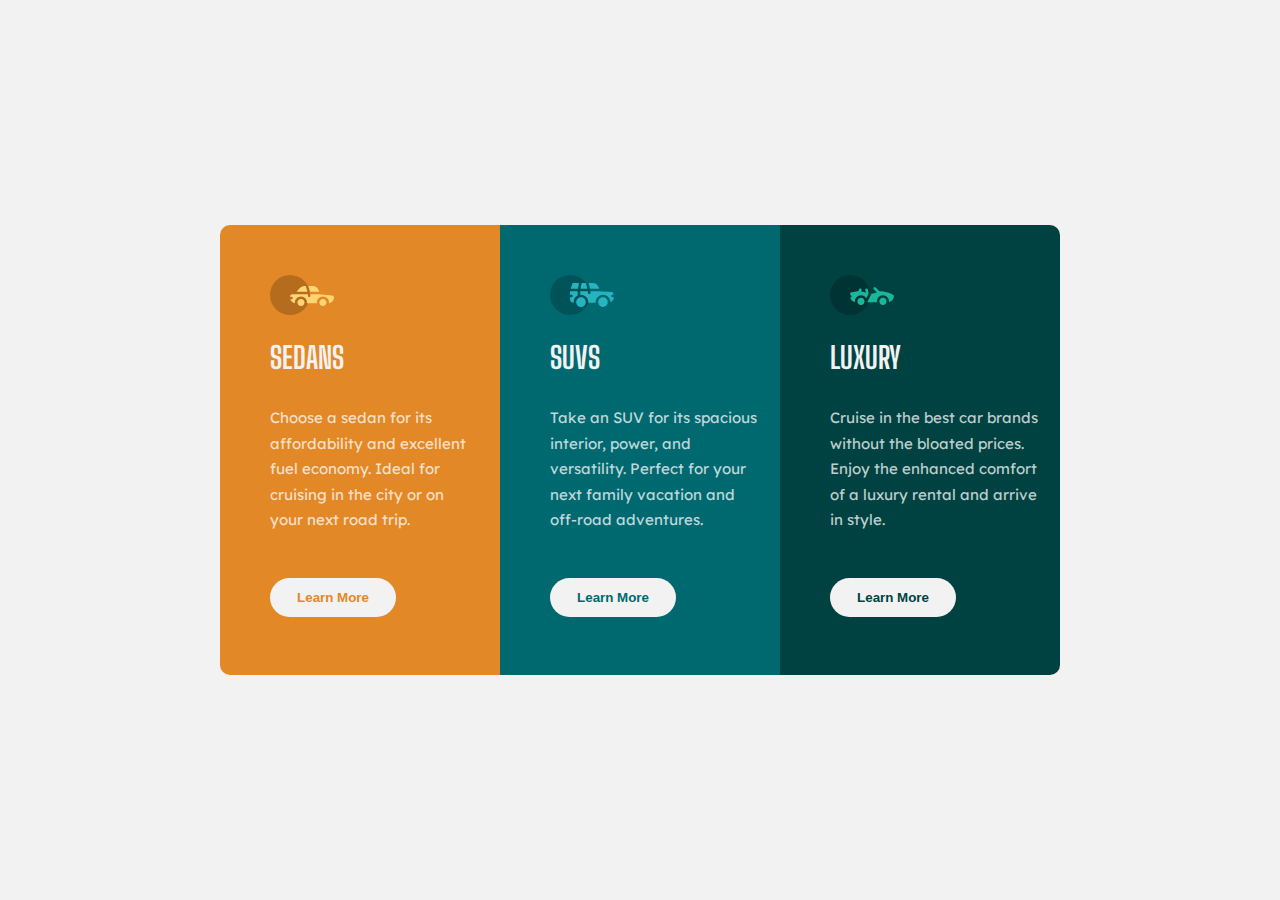
<file: 3-column preview card component challenge/index.html>
<!DOCTYPE html>
<html lang="en">
  <head>
    <meta charset="UTF-8" />
    <meta name="viewport" content="width=device-width, initial-scale=1.0" />
    <!-- displays site properly based on user's device -->

    <link
      rel="icon"
      type="image/png"
      sizes="32x32"
      href="./images/favicon-32x32.png"
    />
    <link rel="stylesheet" href="./style.css" />
    <title>Frontend Mentor | 3-column preview card component</title>

    <!-- Feel free to remove these styles or customise in your own stylesheet 👍 -->
    <style>
      .attribution {
        font-size: 11px;
        text-align: center;
      }
      .attribution a {
        color: hsl(228, 45%, 44%);
      }
    </style>
  </head>
  <body>
    <div class="body">
      <div class="conteiner">
        <div class="card sedans top">
          <div class="icon">
            <img src="./images/icon-sedans.svg" alt="" />
          </div>
          <div class="heading">
            <h1>Sedans</h1>
          </div>
          <div class="content">
            <p>
              Choose a sedan for its affordability and excellent fuel economy.
              Ideal for cruising in the city or on your next road trip.
            </p>
          </div>
          <div class="btn-sedan">
            <button>Learn More</button>
          </div>
        </div>
        <div class="card suvs middle">
          <div class="icon">
            <img src="./images/icon-suvs.svg" alt="" />
          </div>
          <div class="heading">
            <h1>SUVs</h1>
          </div>
          <div class="content">
            <p>
              Take an SUV for its spacious interior, power, and versatility.
              Perfect for your next family vacation and off-road adventures.
            </p>
          </div>
          <div class="btn-suvs">
            <button>Learn More</button>
          </div>
        </div>
        <div class="card luxury bottom">
          <div class="icon">
            <img src="./images/icon-luxury.svg" alt="" />
          </div>
          <div class="heading">
            <h1>Luxury</h1>
          </div>
          <div class="content">
            <p>
              Cruise in the best car brands without the bloated prices. Enjoy
              the enhanced comfort of a luxury rental and arrive in style.
            </p>
          </div>
          <div class="btn-luxury">
            <button>Learn More</button>
          </div>
        </div>
      </div>
      <!-- <div class="attribution">
        Challenge by
        <a href="https://www.frontendmentor.io?ref=challenge" target="_blank"
          >Frontend Mentor</a
        >. Coded by <a href="#">Your Name Here</a>.
      </div> -->
    </div>
  </body>
</html>
</file>
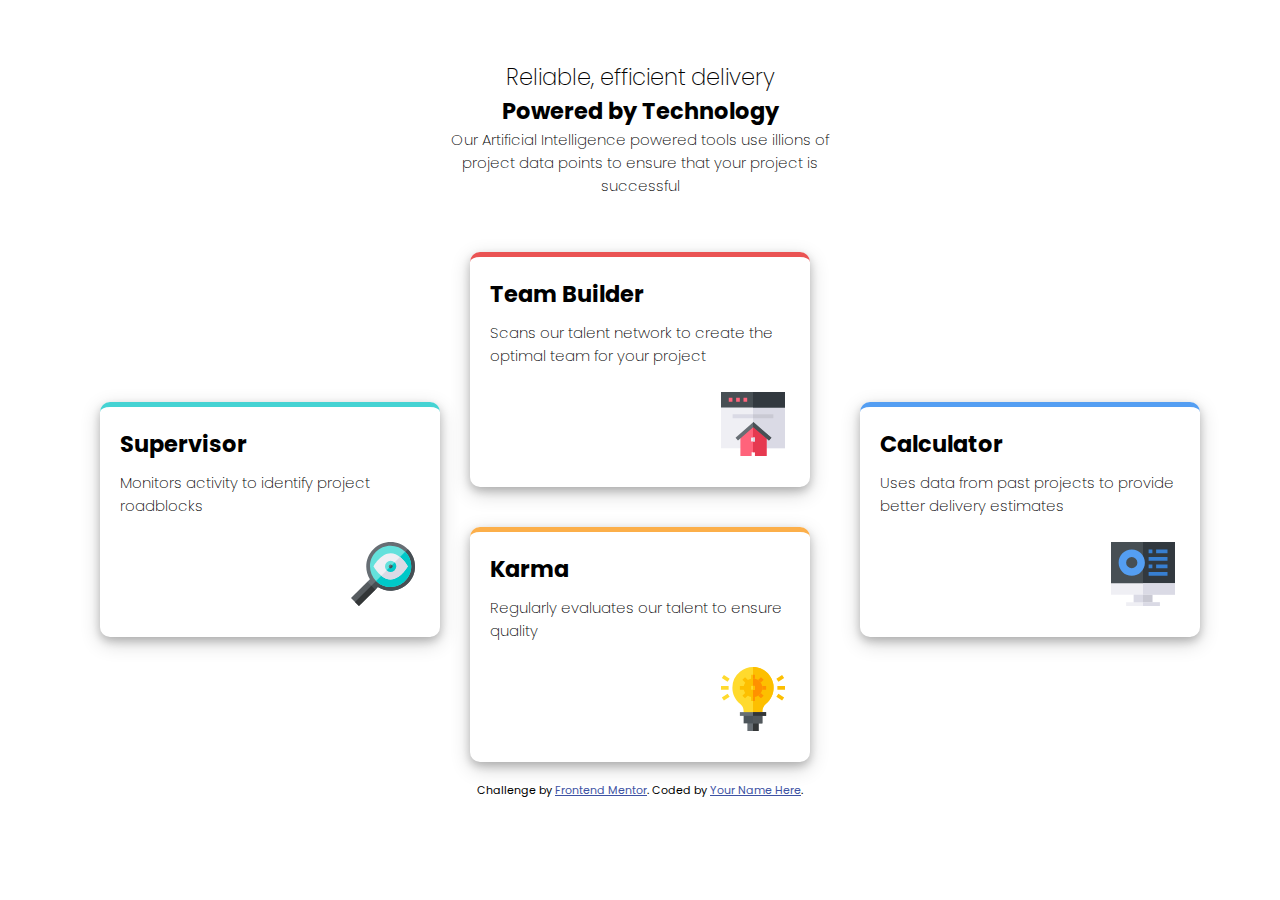
<file: four-card-feature-section-master/index.html>
<!DOCTYPE html>
<html lang="en">
<head>
  <meta charset="UTF-8">
  <meta name="viewport" content="width=device-width, initial-scale=1.0"> <!-- displays site properly based on user's device -->

  <link rel="icon" type="image/png" sizes="32x32" href="./images/favicon-32x32.png">
  <link rel="stylesheet" href="./style.css">
  <title>Frontend Mentor | Four card feature section</title>

  <!-- Feel free to remove these styles or customise in your own stylesheet 👍 -->
  <style>
    .attribution { font-size: 11px; text-align: center; }
    .attribution a { color: hsl(228, 45%, 44%); }
  </style>
</head>
<body>
  <div class="body">
    <div class="heading">
      <div class="h1">
        <h2> Reliable, efficient delivery</h2>
      <div class="bold">
        <h2 class="bold">Powered by Technology</h2>
      </div>
      </div>
      <div class="paragraph">
        <p>Our Artificial Intelligence powered tools use illions of project data points to ensure that your project is successful</p>
      </div>
    </div>
    <div class="cards">
      <div class="card card1">
        <h2>Supervisor</h2>
        <p>Monitors activity to identify project roadblocks</p>
        <div class="img">
          <img src="./images/icon-supervisor.svg" alt="">
        </div>
      </div>
      <div class="card card2">
        <h2>Team Builder</h2>
        <p>Scans our talent network to create the optimal team for your project</p>
        <div class="img">
          <img src="./images/icon-team-builder.svg" alt="">
        </div>
      </div>
      <div class="card card3">
        <h2>Karma</h2>
        <p>Regularly evaluates our talent to ensure quality</p>
        <div class="img">
          <img src="./images/icon-karma.svg" alt="">
        </div>
      </div>
      <div class="card card4">
        <h2>Calculator</h2>
        <p>Uses data from past projects to provide better delivery estimates</p>
        <div class="img">
          <img src="./images/icon-calculator.svg" alt="">
        </div>
      </div>
    </div>
  </div> 
  <footer>
    <p class="attribution">
      Challenge by <a href="https://www.frontendmentor.io?ref=challenge" target="_blank">Frontend Mentor</a>. 
      Coded by <a href="#">Your Name Here</a>.
    </p>
  </footer>
</body>
</html>
</file>
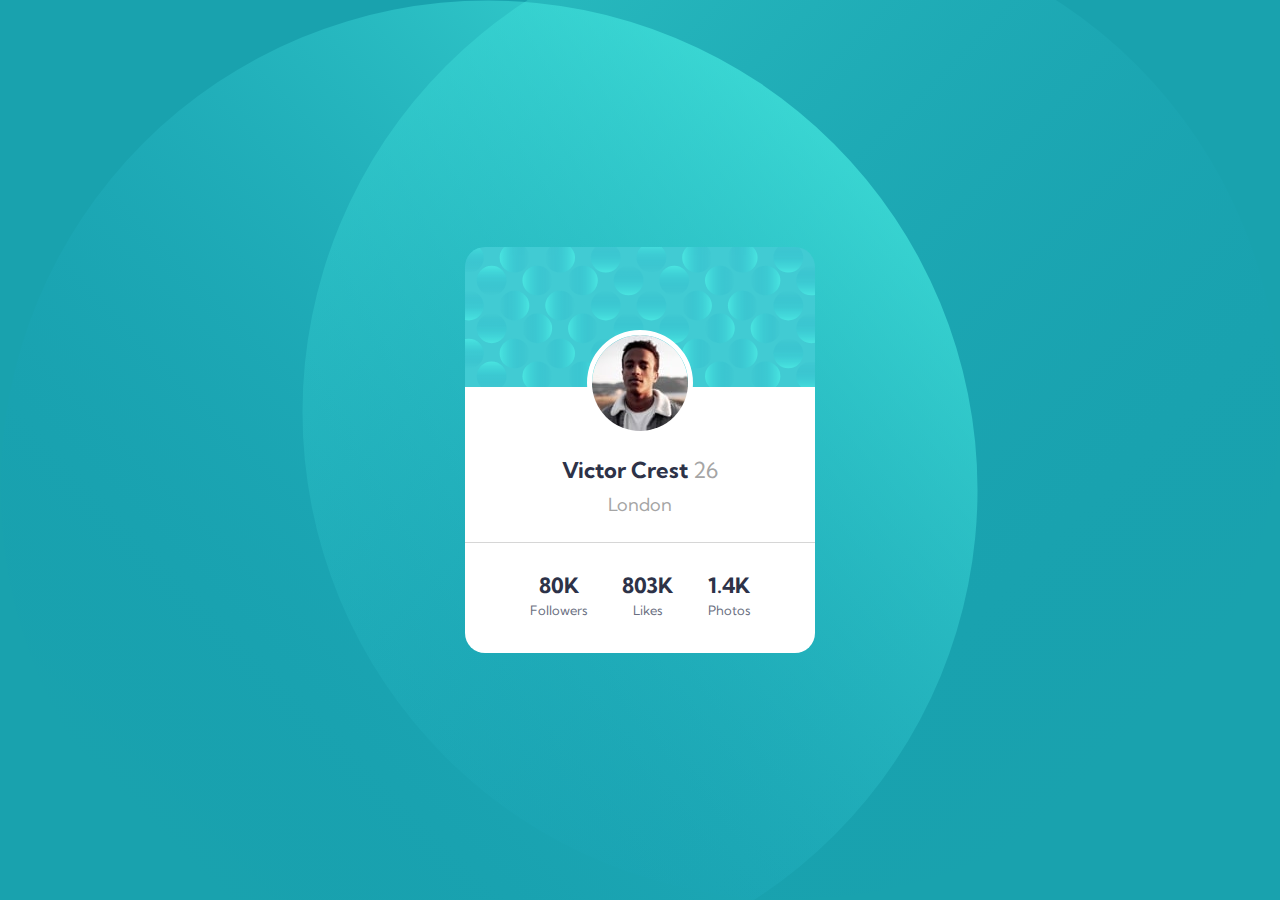
<file: profile-card-component-main/index.html>
<!DOCTYPE html>
<html lang="en">
  <head>
    <meta charset="UTF-8" />
    <meta name="viewport" content="width=device-width, initial-scale=1.0" />
    <!-- displays site properly based on user's device -->

    <link
      rel="icon"
      type="image/png"
      sizes="32x32"
      href="./images/favicon-32x32.png"
    />
    <link rel="stylesheet" href="./style.css" />
    <title>Frontend Mentor | Profile card component</title>

    <!-- Feel free to remove these styles or customise in your own stylesheet 👍 -->
    <style>
      .attribution {
        font-size: 11px;
        text-align: center;
      }
      .attribution a {
        color: hsl(228, 45%, 44%);
      }
    </style>
  </head>
  <body>
    <div class="body">
      <div class="card-conteiner">
        <div class="card-background">
          <img src="./images/bg-pattern-card.svg" alt="" />
        </div>
        <div class="card2">
          <div class="profile-picture">
            <img src="./images/image-victor.jpg" alt="" />
          </div>
          <div class="info">
            <p class="p1">Victor Crest <span>26</span></p>
            <p class="p2"><span>London</span></p>
          </div>
          <div class="stats-conteiner">
            <div class="stats">
              <h3>80K</h3>
              <p>Followers</p>
            </div>
            <div class="stats">
              <h3>803K</h3>
              <p>Likes</p>
            </div>
            <div class="stats">
              <h3>1.4K</h3>
              <p>Photos</p>
            </div>
          </div>
        </div>
      </div>
    </div>
    <!-- <div class="attribution">
    Challenge by <a href="https://www.frontendmentor.io?ref=challenge" target="_blank">Frontend Mentor</a>. 
    Coded by <a href="#">Your Name Here</a>.
  </div> -->
  </body>
</html>
</file>
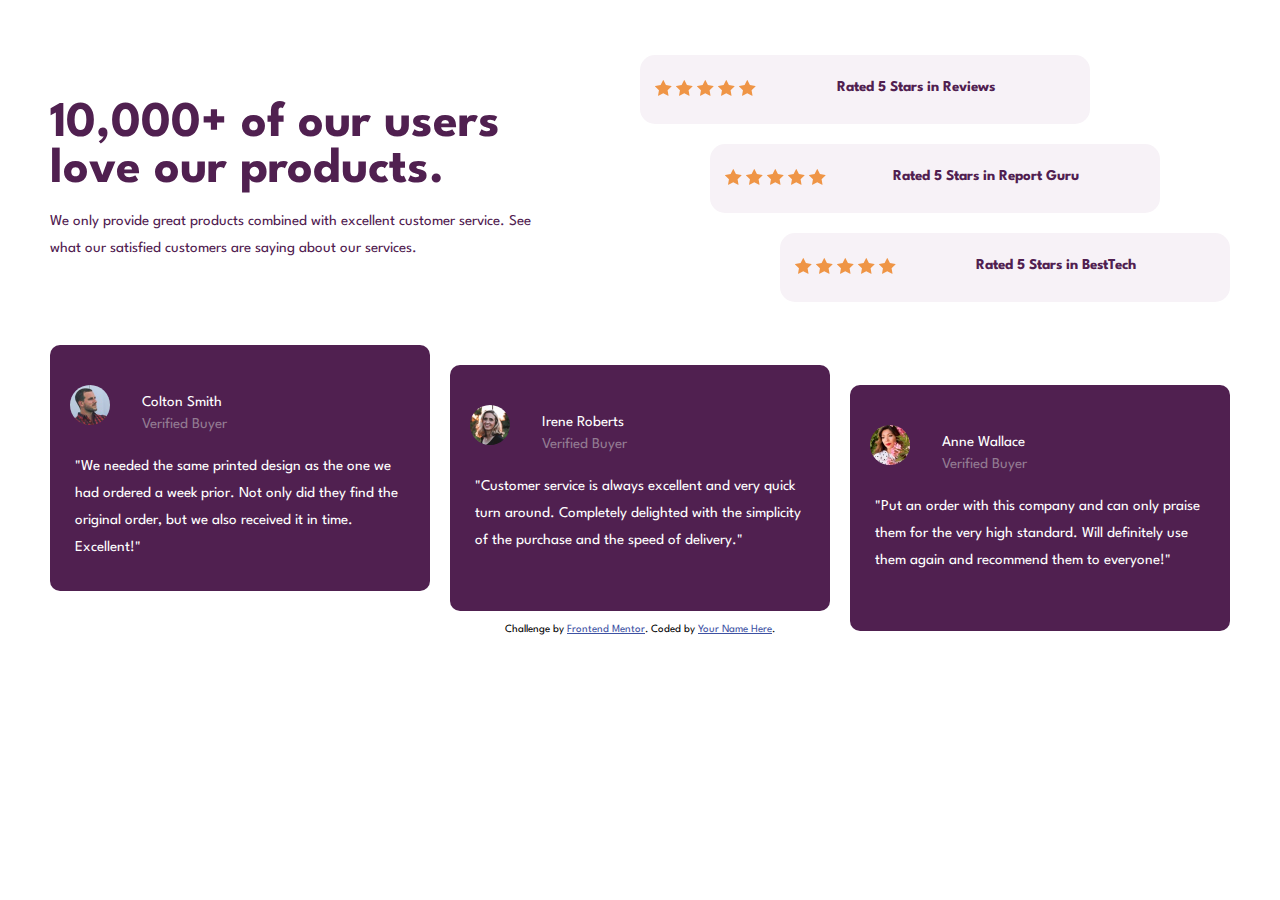
<file: social-proof-section-master/index.html>
<!DOCTYPE html>
<html lang="en">
  <head>
    <meta charset="UTF-8" />
    <meta name="viewport" content="width=device-width, initial-scale=1.0" />
    <!-- displays site properly based on user's device -->

    <link
      rel="icon"
      type="image/png"
      sizes="32x32"
      href="./images/favicon-32x32.png"
    />
    <link rel="stylesheet" href="./style.css" />

    <title>Frontend Mentor | Social proof section</title>

    <!-- Feel free to remove these styles or customise in your own stylesheet 👍 -->
    <style>
      .attribution {
        font-size: 11px;
        text-align: center;
      }
      .attribution a {
        color: hsl(228, 45%, 44%);
      }
    </style>
  </head>
  <body>
    <div class="body">
      <div class="container">
        <div class="Heading">
          <div class="title">
            <h1>10,000+ of our users love our products.</h1>
          </div>
          <div class="content">
            <p>
              We only provide great products combined with excellent customer
              service. See what our satisfied customers are saying about our
              services.
            </p>
          </div>
        </div>
        <div class="Rated">
          <div class="rated_card left">
            <div class="stars">
              <img src="./images/icon-star.svg" alt="stars" />
              <img src="./images/icon-star.svg" alt="stars" />
              <img src="./images/icon-star.svg" alt="stars" />
              <img src="./images/icon-star.svg" alt="stars" />
              <img src="./images/icon-star.svg" alt="stars" />
            </div>
            <div class="paragraph">
              <p>Rated 5 Stars in Reviews</p>
            </div>
          </div>
          <div class="rated_card center">
            <div class="stars">
              <img src="./images/icon-star.svg" alt="stars" />
              <img src="./images/icon-star.svg" alt="stars" />
              <img src="./images/icon-star.svg" alt="stars" />
              <img src="./images/icon-star.svg" alt="stars" />
              <img src="./images/icon-star.svg" alt="stars" />
            </div>
            <div class="paragraph">
              <p>Rated 5 Stars in Report Guru</p>
            </div>
          </div>
          <div class="rated_card right">
            <div class="stars">
              <img src="./images/icon-star.svg" alt="stars" />
              <img src="./images/icon-star.svg" alt="stars" />
              <img src="./images/icon-star.svg" alt="stars" />
              <img src="./images/icon-star.svg" alt="stars" />
              <img src="./images/icon-star.svg" alt="stars" />
            </div>
            <div class="paragraph">
              <p>Rated 5 Stars in BestTech</p>
            </div>
          </div>
        </div>
        <div class="Cards">
          <div class="card1 top">
            <div class="card_img">
              <img src="./images/image-colton.jpg" alt="" />
            </div>
            <div class="card_p1">
              <p>Colton Smith</p>
              <span>Verified Buyer</span>
            </div>
            <div class="card_content">
              <p>
                "We needed the same printed design as the one we had ordered a
                week prior. Not only did they find the original order, but we
                also received it in time. Excellent!"
              </p>
            </div>
          </div>
          <div class="card2 card1 middle">
            <div class="card_img">
              <img src="./images/image-irene.jpg" alt="" />
            </div>
            <div class="card_p1">
              <p>Irene Roberts</p>
              <span>Verified Buyer</span>
            </div>
            <div class="card_content">
              <p>
                "Customer service is always excellent and very quick turn
                around. Completely delighted with the simplicity of the purchase
                and the speed of delivery."
              </p>
            </div>
          </div>
          <div class="card3 card1 bottom">
            <div class="card_img">
              <img src="./images/image-anne.jpg" alt="" />
            </div>
            <div class="card_p1">
              <p>Anne Wallace</p>
              <span>Verified Buyer</span>
            </div>
            <div class="card_content">
              <p>
                "Put an order with this company and can only praise them for the
                very high standard. Will definitely use them again and recommend
                them to everyone!"
              </p>
            </div>
          </div>
        </div>
      </div>
    </div>
    <div class="attribution">
      Challenge by
      <a href="https://www.frontendmentor.io?ref=challenge" target="_blank"
        >Frontend Mentor</a
      >. Coded by <a href="#">Your Name Here</a>.
    </div>
  </body>
</html>
</file>
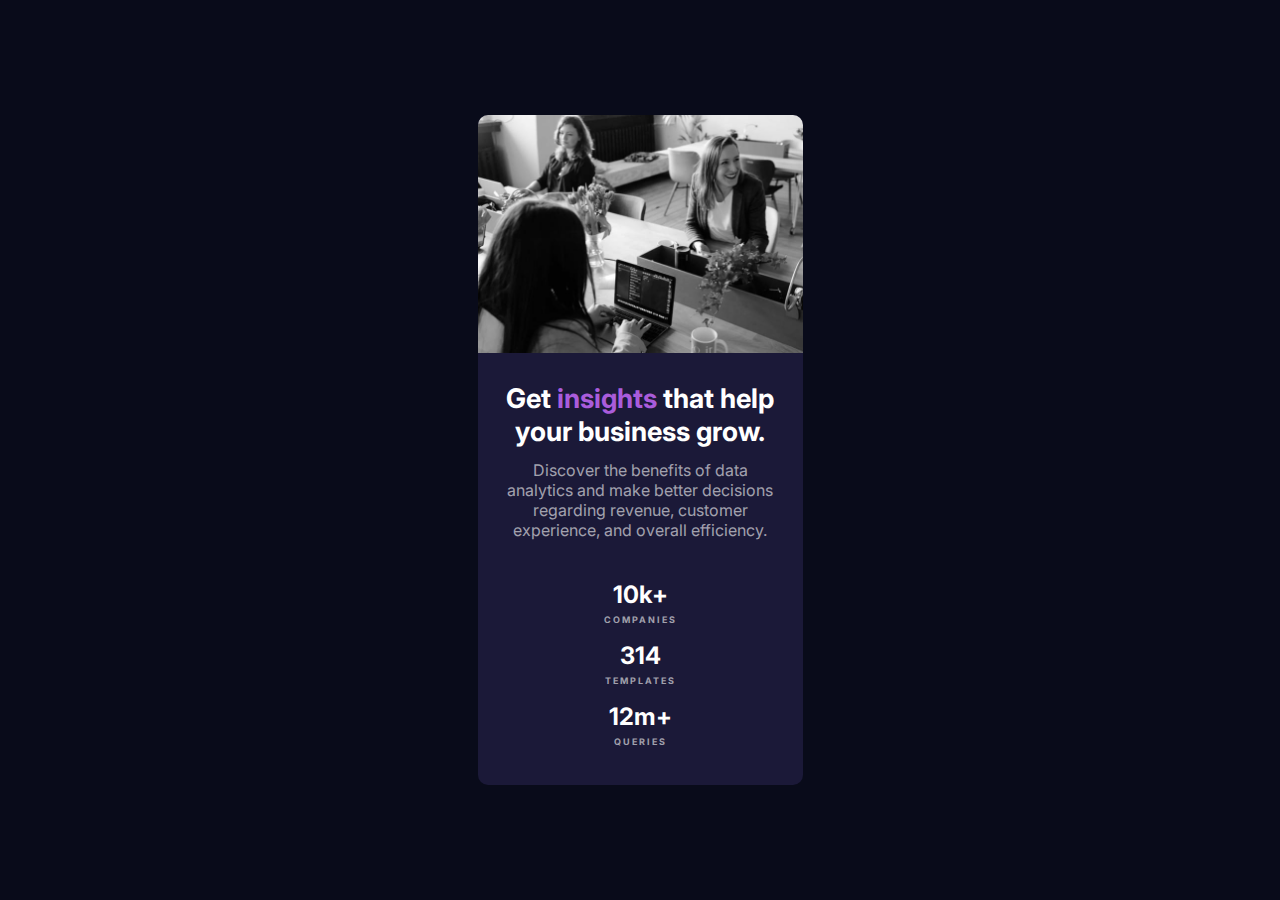
<file: Stats_preview_card_component/index.html>
<!DOCTYPE html>
<html lang="en">
<head>
  <meta charset="UTF-8">
  <meta name="viewport" content="width=device-width, initial-scale=1.0"> <!-- displays site properly based on user's device -->

  <link rel="icon" type="image/png" sizes="32x32" href="./images/favicon-32x32.png">
  <link rel="stylesheet" href="./style.css">
  
  <title>Frontend Mentor | Stats preview card component</title>

  <!-- Feel free to remove these styles or customise in your own stylesheet 👍 -->
  <!-- <style>
    .attribution { font-size: 11px; text-align: center; }
    .attribution a { color: hsl(228, 45%, 44%); }
  </style> -->
</head>
<body>
  <div class="background">
    <div class="card">
      <div class="card_img">
        <img src="./images/image-header-mobile.jpg" alt="">
      </div>
      <div class="content_conteiner">
        <div class="card_heading">
          <p>Get <span>insights</span> that help your business grow.</p>
        </div>
        <div class="card_content">
          <p>Discover the benefits of data analytics and make better decisions regarding revenue, customer 
            experience, and overall efficiency.</p>
        </div>
        <div class="numbers_conteiner">
          <div class="numbers_info">
            <h2>10k+</h2>
            <p>companies</p>
          </div>
          <div class="numbers_info">
            <h2>314</h2>
            <p>templates</p>
          </div>
          <div class="numbers_info">
            <h2>12m+</h2>
            <p>queries</p>
          </div>
        </div>
      </div>
      
    </div>



  </div>

  

  


  
  

  <!-- <div class="attribution">
    Challenge by <a href="https://www.frontendmentor.io?ref=challenge" target="_blank">Frontend Mentor</a>. 
    Coded by <a href="#">Your Name Here</a>.
  </div> -->
</body>
</html>
</file>
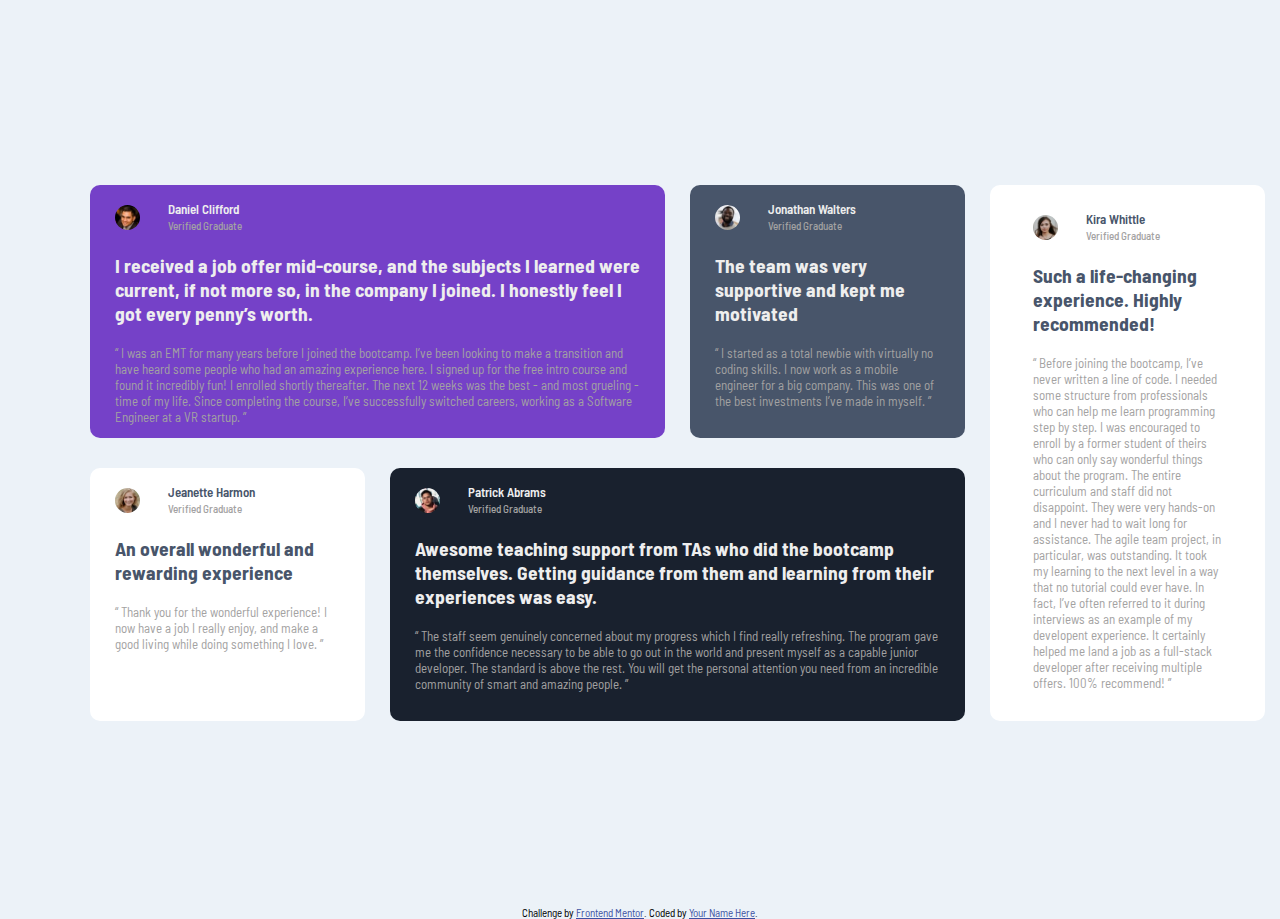
<file: testimonials-grid-section-main/index.html>
<!DOCTYPE html>
<html lang="en">
  <head>
    <meta charset="UTF-8" />
    <meta name="viewport" content="width=device-width, initial-scale=1.0" />
    <!-- displays site properly based on user's device -->

    <link
      rel="icon"
      type="image/png"
      sizes="32x32"
      href="./images/favicon-32x32.png"
    />
    <link rel="stylesheet" href="./style.css" />

    <title>Frontend Mentor | [Challenge Name Here]</title>

    <!-- Feel free to remove these styles or customise in your own stylesheet 👍 -->
    <style>
      .attribution {
        font-size: 11px;
        text-align: center;
      }
      .attribution a {
        color: hsl(228, 45%, 44%);
      }
    </style>
  </head>
  <body>
    <div>
      <div class="conteiner">
        <div class="card card1">
          <div class="img">
            <img src="./images/image-daniel.jpg" alt="" />
          </div>
          <div class="name">
            <p>Daniel Clifford</p>
            <span>Verified Graduate</span>
          </div>
          <div class="heading">
            <h2>
              I received a job offer mid-course, and the subjects I learned were
              current, if not more so, in the company I joined. I honestly feel
              I got every penny’s worth.
            </h2>
          </div>
          <div class="paragraph">
            <p>
              “ I was an EMT for many years before I joined the bootcamp. I’ve
              been looking to make a transition and have heard some people who
              had an amazing experience here. I signed up for the free intro
              course and found it incredibly fun! I enrolled shortly thereafter.
              The next 12 weeks was the best - and most grueling - time of my
              life. Since completing the course, I’ve successfully switched
              careers, working as a Software Engineer at a VR startup. ”
            </p>
          </div>
        </div>
        <div class="card card2">
          <div class="img">
            <img src="./images/image-jonathan.jpg" alt="" />
          </div>
          <div class="name">
            <p>Jonathan Walters</p>
            <span>Verified Graduate</span>
          </div>
          <div class="heading">
            <h2>The team was very supportive and kept me motivated</h2>
          </div>
          <div class="paragraph">
            <p>
              “ I started as a total newbie with virtually no coding skills. I
              now work as a mobile engineer for a big company. This was one of
              the best investments I’ve made in myself. ”
            </p>
          </div>
        </div>
        <div class="card card3">
          <div class="img">
            <img src="./images/image-jeanette.jpg" alt="" />
          </div>
          <div class="name">
            <p>Jeanette Harmon</p>
            <span>Verified Graduate</span>
          </div>
          <div class="heading">
            <h2>An overall wonderful and rewarding experience</h2>
          </div>
          <div class="paragraph">
            <p>
              “ Thank you for the wonderful experience! I now have a job I
              really enjoy, and make a good living while doing something I love.
              ”
            </p>
          </div>
        </div>
        <div class="card card4">
          <div class="img">
            <img src="./images/image-patrick.jpg" alt="" />
          </div>
          <div class="name">
            <p>Patrick Abrams</p>
            <span>Verified Graduate</span>
          </div>
          <div class="heading">
            <h2>
              Awesome teaching support from TAs who did the bootcamp themselves.
              Getting guidance from them and learning from their experiences was
              easy.
            </h2>
          </div>
          <div class="paragraph">
            <p>
              “ The staff seem genuinely concerned about my progress which I
              find really refreshing. The program gave me the confidence
              necessary to be able to go out in the world and present myself as
              a capable junior developer. The standard is above the rest. You
              will get the personal attention you need from an incredible
              community of smart and amazing people. ”
            </p>
          </div>
        </div>
        <div class="card card5">
          <div class="img">
            <img src="./images/image-kira.jpg" alt="" />
          </div>
          <div class="name">
            <p>Kira Whittle</p>
            <span>Verified Graduate</span>
          </div>
          <div class="heading">
            <h2>Such a life-changing experience. Highly recommended!</h2>
          </div>
          <div class="paragraph">
            <p>
              “ Before joining the bootcamp, I’ve never written a line of code.
              I needed some structure from professionals who can help me learn
              programming step by step. I was encouraged to enroll by a former
              student of theirs who can only say wonderful things about the
              program. The entire curriculum and staff did not disappoint. They
              were very hands-on and I never had to wait long for assistance.
              The agile team project, in particular, was outstanding. It took my
              learning to the next level in a way that no tutorial could ever
              have. In fact, I’ve often referred to it during interviews as an
              example of my developent experience. It certainly helped me land a
              job as a full-stack developer after receiving multiple offers.
              100% recommend! ”
            </p>
          </div>
        </div>
      </div>
    </div>

    <div class="attribution">
      Challenge by
      <a href="https://www.frontendmentor.io?ref=challenge" target="_blank"
        >Frontend Mentor</a
      >. Coded by <a href="#">Your Name Here</a>.
    </div>
  </body>
</html>
</file>
<file: 3-column preview card component challenge/style.css>
@import url('https://fonts.googleapis.com/css2?family=Big+Shoulders+Display:wght@700&family=Lexend+Deca&display=swap');

*{
    margin: 0;
    padding: 0;
    box-sizing: border-box;
}
html{
    height: 100%;
}
body{
    height: 100%;
    background-color: hsl(0, 0%, 95%);
}
.body{
    height: 100%;
    font-family: "Lexend Deca";
    font-size: 15px;
    display: flex;
    flex-direction: column;
}
.conteiner{
    display: flex;
    flex-direction: column;
}
.card{
    max-width: 300px;
    padding: 35px;
}
.sedans{
    margin: 15px auto 0 auto;
    background-color: hsl(31, 77%, 52%);
}
.suvs{
    margin: 0 auto;
    background-color: hsl(184, 100%, 22%);
}
.luxury{
    margin: 0 auto;
    background-color: hsl(179, 100%, 13%);
}
.heading{
    /* border: 1px solid black; */
    color: hsl(0, 0%, 95%);
    padding: 20px 0 15px 0;
}
.content{
    /* border: 1px solid black; */
    color: hsla(1, 0%, 100%, 0.75);
    padding: 15px 0 20px;
}
.top{
    border-radius: 10px 10px 0 0 ;
}
.bottom{
    border-radius: 0 0 10px 10px;
}
button{
    border-radius: 25px;
    border: none;
    width: 60%;
    /* height: 15%; */
    background-color: hsl(0, 0%, 95%);
    text-align: center;
    padding: 12px;
    font-weight: bolder;
}
.btn-sedan button:hover{
    background-color: hsl(31, 77%, 52%);
    border: 1px solid white;
    color: white;
    cursor: pointer;
}
.btn-suvs button:hover{
    background-color: hsl(184, 100%, 22%);
    border: 1px solid white;
    color: white;
    cursor: pointer;
}
.btn-luxury button:hover{
    background-color: hsl(179, 100%, 13%);
    border: 1px solid white;
    color: white;
    cursor: pointer;
}
.btn-sedan button{
    color:hsl(31, 77%, 52%);
}
.btn-suvs button{
    color:hsl(184, 100%, 22%)
}
.btn-luxury button{
    color:hsl(179, 100%, 13%);
}
.card h1{
    font-family: "Big Shoulders Display";
    font-weight: 700;
    text-transform: uppercase;
}
.card p{
    font-family: "Lexend Deca";
    font-weight: 400;
    line-height: 1.7em;
}

@media screen and (min-width: 768px){
    .conteiner{
        flex-direction: row;
        justify-content: center;
        /* margin-top: 100px; */

    }
    .body{
        flex-direction: row;
        justify-content: center;
        align-items: center;
    }
    .card{
        height: 450px;
        width: 280px;
        margin: 0;
        padding: 50px 20px 50px 50px;
    }
    .top{
        border-radius: 10px 0 0 10px ;
    }
    .bottom{
        border-radius: 0 10px 10px 0;
    }
    .btn-luxury{
        margin: 25px 0 0 0;
    }
    .btn-sedan{
        margin: 25px 0 0 0;
    }
    .btn-suvs{
        margin: 25px 0 0 0;
    }
}

/* quitar height y poner espacio ddentro de las cajas que eso se va agrandando solo */
</file>
<file: four-card-feature-section-master/style.css>
@import url('https://fonts.googleapis.com/css2?family=Poppins:wght@200;400;600&display=swap');
*{
    margin: 0;
    padding: 0;
    box-sizing: border-box;
}
body{
    font-family: 'Poppins', sans-serif;
    font-size: 15px;
    /* background: linear-gradient(0deg, hsl(0, 0%, 98%), hsl(229, 6%, 66%) 80%) no-repeat; */
}
.heading{
    width: 85%;
    margin: auto;
    text-align: center;
    padding: 60px 0 35px 0;
}
.heading h2{
    font-weight: 200;
}
.bold h2{
    font-weight: bold;
}
.paragraph p{
    font-weight: 200;
}
.cards{
    /* width: 85%; */
    width: 330px;
    margin: auto;
}
.card{
    margin: 20px 0;
    box-shadow: 0 4px 8px 0 rgba(0, 0, 0, 0.2), 0 6px 20px 0 rgba(0, 0, 0, 0.19);
    /* primero horizontal(0), vertical(4), blur(8), spread(0) y color */
    border-radius: 10px;
}
.card h2{
    padding: 20px 20px 10px 20px;
}
.card p{
    padding: 0 20px;
    font-weight: 200;
}
.img{
    text-align: right;
}
.img img{
    padding: 25px
}
.card1{
    border-top: 5px solid hsl(180, 62%, 55%);
}
.card2{
    border-top: 5px solid hsl(0, 78%, 62%);
}
.card3{
    border-top: 5px solid hsl(34, 97%, 64%);
}
.card4{
    border-top: 5px solid hsl(212, 86%, 64%);
}
@media screen and (min-width: 768px){
    .cards {
        display: grid;
        grid-template-columns: 1fr 1fr 1fr;
        grid-template-rows: 1fr 1fr;
        width: 1100px;
        gap: 0px 40px;
        /* grid-auto-flow: row; */
        grid-template-areas:
          "card1 card2 card4"
          ". card3 .";
      }
      
      .card1 { 
          grid-area: card1;
          transform: translate(10px, 150px);
          /* primero el eje principal (column) y despues el decundario (row) */
      }
      
      .card2 {
          grid-area: card2;
      }
      
      .card4 {
          grid-area: card4;
          transform: translate(10px, 150px);
      }
      
      .card3 {
          grid-area: card3;
      }
      /* .paragraph{
          padding: 0 340px;
      } */

}

@media only screen and (min-width: 1100px){
    .paragraph{
          padding: 0 340px;
      }
}
</file>
<file: profile-card-component-main/style.css>
@import url('https://fonts.googleapis.com/css2?family=Kumbh+Sans:wght@400;700&display=swap');

*{
    margin: 0;
    padding: 0;
    box-sizing: border-box;
}
html{
    height: 100%;
}
body{
    font-family: "Kumbh Sans";
    font-size: 18px;
    height: 100%;
    display: flex;
    flex-direction: column;
    justify-content: center;
    text-align: center;
    background-image: url(./images/bg-pattern-top.svg), 
    url(./images/bg-pattern-bottom.svg);
    background-repeat: no-repeat, no-repeat;
    background-position: top left, bottom right;
    background-color: hsl(185, 75%, 39%);
}
.card-conteiner{
    display: inline-block;
    justify-content: center;
    /* border: 1px solid black; */
    border-radius: 20px;
    max-width: 400px;
}
.card-background{
    width: 350px;
    height: 140px;
}
.card-conteiner img{
    border-radius: 20px 20px 0 0;
}
.card2{
    background-color: white;
    border-radius: 0 0 20px 20px;
}

.profile-picture img{
    border: 5px solid white;
    border-radius: 55px;
    margin-top: -57px;
}
.info p{
    /* padding: 15px; */
    font-weight: 700;
    font-size: 22px;
    color: hsl(229, 23%, 23%);
}
.p1{
    padding: 15px 0 5px 0;
}
.p2{
    padding: 0 0 25px 0;
    border-bottom: 1px solid rgba(128, 128, 128, 0.322);
}
.p2 span{
    font-size: 18px;
}
span{
    font-weight: 400;
    color: rgb(165, 165, 165);
}
.stats-conteiner{
    display: flex;
    justify-content: space-evenly;
    padding: 30px;
    line-height: 25px;
}
.stats{
    /* border: 1px solid black; */
}
.stats p{
    font-size: 13px;
    /* padding: 5px 5px 20px 5px; */
    color: hsl(227, 10%, 46%);
}
h3{
    color: hsl(229, 23%, 23%);
}
</file>
<file: social-proof-section-master/style.css>
@import url('https://fonts.googleapis.com/css2?family=Spartan:wght@400;500;700&display=swap');

* {
    margin: 0;
    padding: 0;
    box-sizing: border-box;
}

body {
    font-family: "Spartan";
    font-size: 15px;
    height: 100%;
}
.Heading{
    margin-top: 40px;
}
.title{
    color: hsl(300, 43%, 22%);
    text-align: center;
    padding: 15px 50px;
}
.content{
    text-align: center;
    padding: 15px;
    line-height: 1.8em;
}
.content p{
    color: hsl(300, 43%, 22%);
}
.Rated{
    margin-bottom: 50px;
}
.rated_card{
    /* width: 95%; */
    width: 350px;
    text-align: center;
    margin: 15px auto;
    padding: 15px;
    background-color: hsl(300, 24%, 96%);
    border-radius: 15px;
    /* border: 1px solid black; */
}
.stars{
    padding-bottom: 12px;
}
.paragraph p{
    color: hsl(300, 43%, 22%);
    font-weight: 700;
}
.card1{
    background-color: hsl(300, 43%, 22%);
    color: hsl(0, 0%, 100%);
    width: 95%;
    /* width: 350px; */
    margin: 20px auto;
    border-radius: 10px;
}
.card_img{
    display: inline-block;
    padding: 40px 20px 25px 20px;
}
.card_img img{
    border-radius: 50%;
    height: 40px;
}
.card_p1{
    display: inline-block;
}
.card_p1 p, span{
    position: relative;
    top: 3px;
    padding: 8px;
}
.card_p1 span{
    color: hsl(303, 10%, 53%);
}
.card_content p{
    padding: 0 21px 30px 25px;
    line-height: 1.8em;
}

@media screen and (min-width: 768px){
    .container {
        display: grid;
        grid-template-columns: 1fr 1fr 1fr 1fr;
        grid-template-rows: 1fr 1fr;
        /* gap: 0px 0px; */
        grid-auto-flow: row;
        grid-template-areas:
            "Heading Heading Rated Rated"
            "Cards Cards Cards Cards";
        width: 1200px;
        align-items: center;
        margin: auto;
    }
    .Heading {
        grid-area: Heading;
    }
    .Rated {
        grid-area: Rated;
        margin-top: 45px;
        margin-bottom: 0;
        
    }
    .Cards {
        display: grid;
        grid-template-columns: 1fr 1fr 1fr;
        grid-template-rows: 1fr;
        /* gap: 0px 0px; */
        grid-auto-flow: row;
        grid-template-areas:
            "card1 card2 card3";
        grid-area: Cards;
    }
    .card1 {
        grid-area: card1;
    }
    .card2 {
        grid-area: card2;
    }
    .card3 {
        grid-area: card3;
    }
    .title{
        padding: 15px 95px 15px 10px;
    }
    .title h1{
        font-size: 50px;
        text-align: left;
    }
    .content{
        padding: 0px 90px 5px 10px;
    }
    .content p{
        text-align: left;
    }
    .rated_card{
        display: inline-block;
        width: 450px;
        padding: 25px 15px;
        margin: 10px 0;
    }
    .stars{
        float: left;
        padding: 0;
    }
    .center{
        position: relative;
        left: 70px;
    }
    .right{
        position: relative;
        left: 140px;
    }
    .middle{
        position: relative;
        top: 20px;
    }
    .bottom{
        position: relative;
        top: 40px;
    }

}
</file>
<file: Stats_preview_card_component/style.css>
@import url("https://fonts.googleapis.com/css2?family=Inter:wght@400;700&family=Lexend+Deca&display=swap");


*{
    margin: 0;
    padding: 0;
    box-sizing: border-box;
}

body{
    background-color: hsl(233, 47%, 7%);
    font-family: "Inter";
    color:hsl(0, 0%, 100%);
    display: flex;
    justify-content: center;
    align-items: center;
    min-height: 100vh;
    font-weight: 700;
}
.card{
    background-color: hsl(244, 38%, 16%);
    /* width: 90%; */
    max-width: 325px;
    border-radius: 10px;
    margin: 50px auto;
    /* display: flex; */
    /* flex-direction: column; */

}
.card_img{
    width: 100%;
    /* height: 250px; */
    margin: auto;
}
.card_img img{
    width: 100%;
    border-top-left-radius: 10px;
    border-top-right-radius: 10px;
}
.card_heading{
    padding: 25px 25px 10px 25px;
    text-align: center;
}
.card_heading p{
    font-family: "Inter";
    font-size: 27px;
    font-weight: 700;
}
span{
    color: hsl(277, 64%, 61%);
}
.card_content p{
    padding: 2px 25px;
    text-align: center;
    font-family: "Inter";
    color: hsla(0, 0%, 100%, 0.6);
    font-weight: 400;
}
.numbers_conteiner{
    display: flex;
    flex-direction: column;
    justify-content: center;
    padding: 30px;
}
.numbers_conteiner h2{
    padding: 0px 5px 5px 5px;
    text-align: center;
}
.numbers_conteiner p{
    text-align: center;
    font-family: "Inter";
    color: hsla(0, 0%, 100%, 0.6);
    text-transform: uppercase;
    font-size: 9px;
    letter-spacing: 2px;
}
.numbers_info{
    padding: 8px;
}

@media screen and (min-width: 768px){

}
</file>
<file: testimonials-grid-section-main/style.css>
@import url('https://fonts.googleapis.com/css2?family=Barlow+Semi+Condensed:wght@500;600&family=Open+Sans&display=swap');

* {
    margin: 0;
    padding: 0;
    box-sizing: border-box;
}
.conteiner{
    margin: 25px;
}
body {
    font-size: 13px;
    font-family: 'Barlow Semi Condensed', sans-serif;
    background-color: hsl(210, 46%, 95%);
}

.card {
    border-radius: 10px;
    /* max-width: 300px; */
    /* width: 300px; */
    margin: 30px auto;
}

img {
    height: 25px;
    border-radius: 15px;
    border-color: white;
}

.img {
    display: inline-block;
    padding: 20px 25px;
}

.name {
    display: inline-block;
}

.heading {
    padding: 0px 15px 0 25px;
}

.paragraph {
    padding: 20px 25px;
}

.paragraph p {
    color: rgb(163, 162, 162);
}

.name p {
    font-weight: 600;
}

span {
    font-weight: 500;
    color: rgb(163, 162, 162);
    font-size: 11px;
}

.card1 {
    background-color: hsl(263, 55%, 52%);
    color: rgb(238, 238, 238);
}

.card2 {
    background-color: hsl(217, 19%, 35%);
    color: rgb(238, 238, 238);
}

.card3 {
    background-color: hsl(0, 0%, 100%);
    color: hsl(217, 19%, 35%);
}

.card4 {
    background-color: hsl(219, 29%, 14%);
    color: rgb(238, 238, 238);
}

.card5 {
    background-color: hsl(0, 0%, 100%);
    color: hsl(217, 19%, 35%);
}

@media screen and (min-width: 768px) {
    .conteiner {
        display: grid;
        max-width: 1100px;
        margin: 170px auto;
        gap: 0px 25px;
        grid-template-columns: 25% 25% 25% 25%;
        grid-template-rows: 50% 50%;
        grid-template-areas:
            "card1 card1 card2 card5"
            "card3 card4 card4 card5";
        /* grid-template-columns: 50% 25% 25%;
        grid-template-rows: 50% 50%;
        grid-template-areas:
            "card1 card2 card5"
            "card3 card4 card5"; */
    }
    .card{
        margin: 15px auto;
    }

    .card1 {
        grid-area: card1;
        /* width: 90%; */
    }

    .card2 {
        grid-area: card2;
    }

    .card3 {
        grid-area: card3;
        /* transform: translate(85px, 0px); */
          /* primero el eje principal (column) y despues el decundario (row) */
    }

    .card4 {
        grid-area: card4;
        /* width: 90%; */
        /* padding: 10px 10px; */
    }

    .card5 {
        grid-area: card5;
        padding: 10px 18px;
    }


}
</file>
